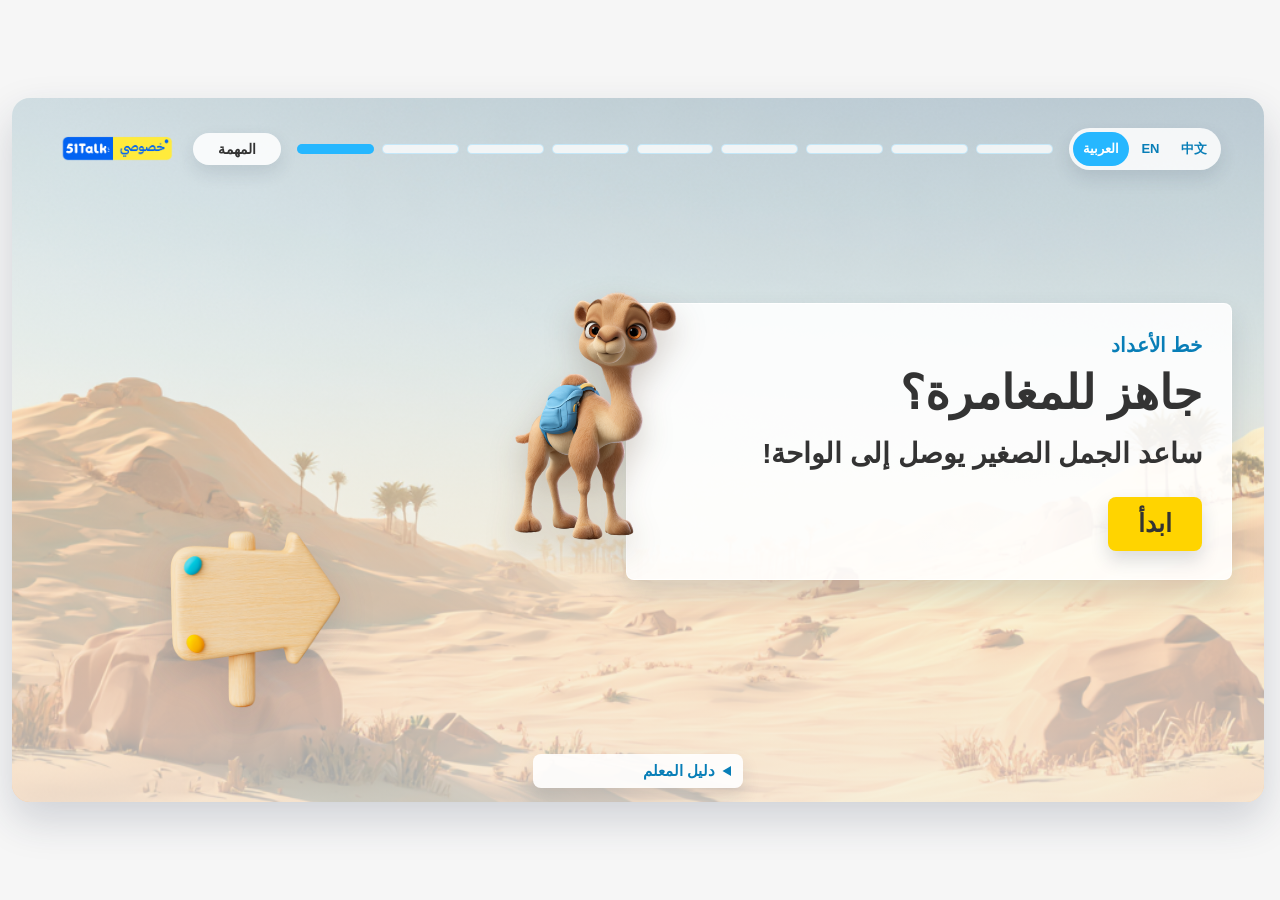
<file: index.html>
<!doctype html>
<html lang="ar" dir="rtl">
  <head>
    <meta charset="UTF-8" />
    <meta name="viewport" content="width=device-width, initial-scale=1.0" />
    <title>مغامرة خط الأعداد</title>
    <link rel="icon" href="data:," />
    <link rel="stylesheet" href="./src/styles.css" />
  </head>
  <body>
    <main id="app" aria-live="polite"></main>
    <script type="module" src="./src/app.js"></script>
  </body>
</html>
</file>
<file: src/styles.css>
:root {
  --blue: #26b7ff;
  --yellow: #ffd400;
  --yellow-bright: #fde700;
  --ink: #333333;
  --paper: #ffffff;
  --soft: #f6f6f6;
  --green: #39b76d;
  --orange: #ff9d2e;
  --shadow: 0 18px 42px rgba(31, 47, 72, 0.18);
  --space-1: 8px;
  --space-2: 16px;
  --space-3: 24px;
  --space-4: 32px;
  --space-6: 48px;
  --space-8: 64px;
  --top-zone: 9%;
  --equation-zone: 17%;
  --interaction-zone: 56%;
  --bottom-zone: 17%;
  --safe-margin: 3.4%;
  --radius-card: 8px;
  --character-normal: clamp(126px, 18vh, 174px);
  --character-numberline: clamp(122px, 17vh, 164px);
  --character-hero: clamp(210px, 31vh, 300px);
  --character-celebration: clamp(190px, 27vh, 270px);
  --equation-size: clamp(34px, 5.7vh, 60px);
}

* {
  box-sizing: border-box;
}

html,
body {
  width: 100%;
  height: 100%;
  margin: 0;
  overflow: hidden;
  background: var(--soft);
  color: var(--ink);
  font-family: "Geeza Pro", "Tahoma", "Arial", sans-serif;
}

button,
input {
  font: inherit;
}

button {
  cursor: pointer;
}

#app {
  width: 100vw;
  height: 100vh;
  display: grid;
  place-items: center;
  padding: min(2vh, 16px);
}

.lesson-shell {
  position: relative;
  width: min(calc(100vw - 28px), calc((100vh - 28px) * 16 / 9));
  aspect-ratio: 16 / 9;
  overflow: hidden;
  border-radius: 18px;
  background: var(--paper);
  box-shadow: var(--shadow);
  isolation: isolate;
}

.scene-bg {
  position: absolute;
  inset: 0;
  background-image: var(--bg);
  background-size: cover;
  background-position: center;
  transform: scale(1.01);
  z-index: 0;
}

.scene-bg::after {
  content: "";
  position: absolute;
  inset: 0;
  background: linear-gradient(180deg, rgba(255, 255, 255, 0.28), rgba(244, 251, 255, 0.68));
  z-index: 1;
}

.top-bar {
  position: absolute;
  inset: var(--space-3) var(--safe-margin) auto var(--safe-margin);
  display: grid;
  grid-template-columns: auto minmax(0, 1fr) auto;
  gap: var(--space-2);
  align-items: center;
  height: calc(var(--top-zone) - 10px);
  z-index: 10;
  direction: ltr;
}

.header-brand {
  grid-column: 1;
  grid-row: 1;
  display: flex;
  align-items: center;
  gap: 12px;
  min-width: 0;
}

[dir="rtl"] .header-brand .screen-label {
  direction: rtl;
}

.header-brand img {
  width: clamp(126px, 9.5vw, 182px);
  height: 52px;
  object-fit: contain;
  flex: 0 0 auto;
}

.progress {
  display: flex;
  gap: 8px;
  align-items: center;
  direction: ltr;
  min-width: 0;
  grid-column: 2;
  grid-row: 1;
}

.progress-dot {
  height: 10px;
  flex: 1;
  border-radius: 999px;
  background: rgba(255, 255, 255, 0.76);
  box-shadow: inset 0 0 0 1px rgba(38, 183, 255, 0.22);
}

.progress-dot.done {
  background: var(--yellow);
}

.progress-dot.current {
  background: var(--blue);
}

.screen-label {
  min-width: 88px;
  padding: 8px 11px;
  border-radius: 999px;
  background: rgba(255, 255, 255, 0.86);
  font-size: 14px;
  font-weight: 800;
  text-align: center;
  box-shadow: 0 8px 18px rgba(31, 47, 72, 0.12);
}

.language-switcher {
  display: inline-flex;
  align-items: center;
  gap: 2px;
  padding: 4px;
  border-radius: 999px;
  background: rgba(255, 255, 255, 0.84);
  box-shadow: 0 8px 18px rgba(31, 47, 72, 0.12);
  grid-column: 3;
  grid-row: 1;
}

.language-switcher button {
  min-height: 34px;
  border: 0;
  border-radius: 999px;
  padding: 6px 10px;
  background: transparent;
  color: #087eb7;
  font-size: 13px;
  font-weight: 900;
  box-shadow: none;
}

.language-switcher button.active {
  background: var(--blue);
  color: var(--paper);
}

.lesson-content {
  position: absolute;
  inset: calc(var(--top-zone) + var(--space-2)) var(--space-4) calc(var(--bottom-zone) - var(--space-3));
  display: grid;
  gap: var(--space-2);
  align-items: center;
  z-index: 4;
}

.welcome-grid {
  grid-template-columns: minmax(0, 42fr) minmax(0, 58fr);
  align-items: stretch;
  gap: 0;
  direction: ltr;
}

.mission-panel,
.question-card,
.result-card {
  background: rgba(255, 255, 255, 0.88);
  border: 1px solid rgba(255, 255, 255, 0.88);
  border-radius: var(--radius-card);
  box-shadow: 0 14px 28px rgba(31, 47, 72, 0.14);
}

.mission-panel {
  grid-column: 2;
  align-self: center;
  justify-self: end;
  width: min(660px, 88%);
  min-height: 36%;
  padding: clamp(24px, 3.2vh, 34px);
  padding-left: clamp(82px, 8vw, 118px);
  animation: missionPanelIn 620ms ease-out 1040ms both;
}

[dir="rtl"] .mission-panel {
  direction: rtl;
  text-align: right;
}

[dir="ltr"] .mission-panel {
  direction: ltr;
  text-align: left;
}

.mission-panel .primary-btn {
  min-width: 20%;
  width: fit-content;
  animation: startButtonIn 440ms ease-out 1500ms both;
}

.kicker {
  margin: 0 0 10px;
  color: #087eb7;
  font-weight: 900;
  font-size: 20px;
}

h1,
h2 {
  margin: 0;
  color: var(--ink);
  line-height: 1.15;
  letter-spacing: 0;
}

h1 {
  font-size: clamp(34px, 5.2vh, 56px);
}

h2 {
  font-size: clamp(28px, 4vh, 42px);
}

.student-prompt {
  margin: 14px 0 0;
  font-size: clamp(20px, 3.1vh, 30px);
  line-height: 1.35;
  font-weight: 800;
}

.primary-btn,
.secondary-btn,
.choice-card,
.move-btn,
.hint-btn {
  border: 0;
  border-radius: 8px;
  min-height: 54px;
  padding: 12px 24px;
  font-weight: 900;
  color: var(--ink);
  box-shadow: 0 9px 18px rgba(31, 47, 72, 0.16);
  transition: transform 160ms ease, box-shadow 160ms ease, opacity 160ms ease;
}

.primary-btn {
  margin-top: 24px;
  background: var(--yellow);
  font-size: 25px;
}

.secondary-btn,
.hint-btn {
  background: var(--paper);
  color: #087eb7;
}

.move-btn {
  background: var(--blue);
  color: var(--paper);
  min-width: 150px;
  font-size: 23px;
}

button:hover:not(:disabled),
.choice-card:hover {
  transform: translateY(-2px);
  box-shadow: 0 13px 24px rgba(31, 47, 72, 0.2);
}

button:disabled {
  cursor: not-allowed;
  opacity: 0.45;
}

.journey-art {
  grid-column: 1;
  position: relative;
  min-height: 100%;
  overflow: visible;
}

.journey-art .asset {
  position: absolute;
  object-fit: contain;
  filter: drop-shadow(0 12px 18px rgba(31, 47, 72, 0.18));
}

.asset.sign {
  width: clamp(180px, 27vh, 270px);
  left: 18%;
  right: auto;
  bottom: -4%;
  transform-origin: center bottom;
  animation: signRise 620ms cubic-bezier(.16,.9,.2,1) 820ms both;
  z-index: 7;
}

.welcome-grid .character-anchor {
  max-width: none;
  max-height: none;
  animation: introCamelArrive 760ms cubic-bezier(.16,.9,.2,1) 120ms both, introCamelBounce 720ms ease-in-out 900ms 1;
}

.character-anchor {
  position: absolute;
  width: var(--camel-size, 150px);
  height: var(--camel-size, 150px);
  max-width: 24%;
  max-height: 100%;
  padding: 4px;
  transform: translate(-50%, var(--base-y, -100%));
  transition: left 650ms cubic-bezier(.12,.88,.18,1), bottom 650ms cubic-bezier(.12,.88,.18,1), transform 250ms ease;
  z-index: 8;
  filter: drop-shadow(0 14px 16px rgba(70, 43, 16, 0.22));
}

.camel-image {
  width: 100%;
  height: 100%;
  object-fit: contain;
  display: block;
}

/* CamelCharacter normalizes the mixed source-asset orientations. */
.camel-image.camel-flipped {
  transform: scaleX(-1);
}

.character-motion-idle,
.character-state-neutral {
  animation: breathe 2.4s ease-in-out infinite;
}

.character-state-happy {
  animation: happyBounce 1050ms cubic-bezier(.12,.88,.18,1);
}

.character-state-thinking,
.character-motion-thinking {
  animation: thinkTilt 1.8s ease-in-out infinite;
}

.character-state-confused {
  animation: confusedShake 820ms ease-in-out;
}

.character-motion-hop,
.character-state-hop,
.character-state-walking {
  animation: travelHop 620ms cubic-bezier(.2,.9,.2,1);
}

.character-state-celebrate,
.character-motion-celebrate {
  animation: celebrate 900ms ease-in-out infinite;
}

.activity-layout {
  grid-template-rows: minmax(92px, 16%) minmax(0, 1fr) minmax(78px, 15%);
  overflow: visible;
}

.question-card {
  align-self: stretch;
  min-height: 0;
  padding: 14px var(--space-3);
  display: grid;
  grid-template-columns: minmax(170px, 0.72fr) minmax(260px, 1fr) auto;
  gap: var(--space-3);
  align-items: center;
  overflow: hidden;
}

.equation {
  direction: ltr;
  unicode-bidi: isolate;
  display: inline-flex;
  gap: 12px;
  align-items: center;
  justify-content: center;
  font-size: var(--equation-size);
  font-weight: 1000;
  color: #1f2f48;
  align-self: center;
  justify-self: center;
  min-width: 360px;
  min-height: 82px;
  padding: 0 var(--space-3);
}

.equation .blank {
  min-width: 72px;
  min-height: 64px;
  display: inline-grid;
  place-items: center;
  border: 4px dashed var(--blue);
  border-radius: 8px;
  background: rgba(255, 255, 255, 0.72);
}

.mini-assets {
  display: flex;
  gap: 8px;
  align-items: center;
}

.mini-assets img {
  width: 48px;
  height: 48px;
  object-fit: contain;
}

.mystery-card {
  width: 86px;
  height: 86px;
  object-fit: contain;
  filter: drop-shadow(0 10px 16px rgba(31, 47, 72, 0.16));
  animation: cardFloat 2.1s ease-in-out infinite;
}

.mystery-card.reveal {
  animation: cardReveal 700ms ease-out both;
}

.numberline-wrap {
  position: relative;
  align-self: stretch;
  min-height: 0;
  display: grid;
  align-items: end;
  width: 90%;
  justify-self: center;
  padding: var(--space-4) var(--space-3) var(--space-1);
  overflow: visible;
}

.number-line {
  position: relative;
  height: min(230px, 100%);
  direction: ltr;
  unicode-bidi: isolate;
}

.line-rail {
  position: absolute;
  left: 0;
  right: 0;
  bottom: 64px;
  height: 12px;
  border-radius: 999px;
  background: rgba(255, 255, 255, 0.82);
  box-shadow: inset 0 0 0 2px rgba(38, 183, 255, 0.24);
}

.step-trail {
  position: absolute;
  left: var(--trail-left, 0);
  width: var(--trail-width, 0);
  bottom: 66px;
  height: 8px;
  border-radius: 999px;
  background: var(--yellow);
  transition: left 420ms ease, width 420ms ease;
}

.step-arc {
  position: absolute;
  left: var(--arc-left);
  width: var(--arc-width);
  bottom: 82px;
  height: 94px;
  border-top: 5px solid rgba(255, 212, 0, 0.95);
  border-radius: 50% 50% 0 0;
  animation: arcDraw 620ms ease-out both;
  transform-origin: left bottom;
}

.landing-pop {
  position: absolute;
  bottom: 78px;
  transform: translateX(-50%);
  width: 42px;
  height: 18px;
  border-radius: 50%;
  background: radial-gradient(circle, rgba(255, 212, 0, 0.55), rgba(255, 212, 0, 0));
  animation: landingDust 680ms ease-out both;
  pointer-events: none;
}

.tick {
  position: absolute;
  bottom: 26px;
  transform: translateX(-50%);
  width: 64px;
  height: 92px;
  display: grid;
  justify-items: center;
  align-content: end;
  gap: 9px;
  padding: 0;
  border: 0;
  background: transparent;
  box-shadow: none;
  appearance: none;
  color: #1f2f48;
  font-size: 24px;
  font-weight: 900;
  overflow: visible;
}

.tick::before {
  content: "";
  width: 5px;
  height: 33px;
  border-radius: 999px;
  background: #1f2f48;
}

.tick.hidden-number .number-label {
  color: #087eb7;
  background: rgba(255, 255, 255, 0.94);
  border: 3px dashed rgba(38, 183, 255, 0.9);
  box-shadow: 0 7px 13px rgba(31, 47, 72, 0.14);
  border-radius: 8px;
  width: 52px;
  height: 42px;
  cursor: pointer;
}

.tick.blank-slot:hover .number-label,
.tick.blank-active .number-label {
  border-color: #087eb7;
  background: #e8f7ff;
  transform: translateY(-2px);
}

.tick.blank-slot:active .number-label {
  transform: translateY(1px) scale(0.97);
}

.tick.blank-complete .number-label {
  border: 3px solid var(--green);
  background: #eaf8ef;
}

.tick.clickable {
  cursor: pointer;
}

.tick.active .number-label,
.tick.landed .number-label {
  background: var(--yellow);
  color: var(--ink);
  transform: scale(1.1);
}

.tick.near .number-label {
  background: rgba(38, 183, 255, 0.18);
}

.tick.active::before,
.tick.landed::before {
  background: var(--blue);
}

.number-label {
  min-width: 48px;
  min-height: 34px;
  display: grid;
  place-items: center;
  border-radius: 8px;
  transition: transform 180ms ease, background 180ms ease;
  direction: ltr;
  unicode-bidi: isolate;
  white-space: nowrap;
}

.movement-badge {
  position: absolute;
  bottom: 142px;
  transform: translateX(-50%);
  min-width: 36px;
  height: 36px;
  display: grid;
  place-items: center;
  border-radius: 50%;
  background: var(--blue);
  color: white;
  font-weight: 900;
  box-shadow: 0 8px 14px rgba(31, 47, 72, 0.18);
  animation: badgePop 520ms ease-out both;
}

.controls-row {
  min-height: 0;
  display: flex;
  flex-direction: column;
  justify-content: center;
  align-items: center;
  gap: 8px;
  align-self: stretch;
  padding-bottom: var(--space-1);
}

.student-action-row {
  display: flex;
  justify-content: center;
  align-items: center;
  gap: 14px;
  min-height: 58px;
}

.step-progress {
  min-width: 70px;
  padding: 6px 10px;
  color: #1f2f48;
  font-size: 18px;
  font-weight: 900;
  text-align: center;
  direction: ltr;
  unicode-bidi: isolate;
}

.choice-card {
  width: clamp(94px, 8vw, 138px);
  min-width: 94px;
  height: clamp(58px, 8vh, 78px);
  min-height: 58px;
  display: grid;
  place-items: center;
  background: var(--paper);
  border: 2px solid rgba(38, 183, 255, 0.72);
  color: #1f2f48;
  font-size: 34px;
  direction: ltr;
  unicode-bidi: isolate;
  white-space: nowrap;
  cursor: pointer;
  box-shadow: 0 5px 11px rgba(31, 47, 72, 0.12);
}

.choice-card:hover:not(:disabled) {
  border-color: var(--blue);
}

.choice-card:active:not(:disabled) {
  transform: translateY(1px) scale(0.98);
  box-shadow: 0 4px 9px rgba(31, 47, 72, 0.16);
}

.choice-card:focus-visible {
  outline: 4px solid rgba(38, 183, 255, 0.3);
  outline-offset: 3px;
}

.choice-card.selected {
  border-color: #087eb7;
  box-shadow: 0 0 0 3px rgba(38, 183, 255, 0.2), 0 9px 18px rgba(31, 47, 72, 0.16);
}

.choice-card.correct,
.choice-card.selected.correct {
  border-color: var(--green);
  background: #eaf8ef;
  box-shadow: none;
}

.choice-card.selected:not(.correct) {
  border-color: var(--orange);
  background: #fff3e4;
}

.choice-card:disabled {
  cursor: default;
  opacity: 1;
}

.choice-card.choice-subdued {
  opacity: 0.22;
  border-color: transparent;
  background: rgba(255, 255, 255, 0.58);
  box-shadow: none;
}

.answer-slot {
  min-width: 112px;
  min-height: 82px;
  display: grid;
  place-items: center;
  border: 4px dashed var(--blue);
  border-radius: 8px;
  background: rgba(255, 255, 255, 0.76);
  direction: ltr;
  font-size: 38px;
  font-weight: 1000;
}

.feedback {
  width: min(720px, 88%);
  padding: 0 8px;
  background: transparent;
  box-shadow: none;
  font-size: 16px;
  font-weight: 900;
  line-height: 1.25;
  text-align: center;
}

.feedback.good {
  color: #167b3a;
}

.feedback.try {
  color: #9a5b00;
}

.teacher-cue {
  position: relative;
  width: min(460px, 44%);
  border-radius: 8px;
  background: rgba(255, 255, 255, 0.9);
  box-shadow: 0 9px 18px rgba(31, 47, 72, 0.12);
  z-index: 15;
  justify-self: center;
}

.teacher-cue summary {
  padding: 10px 14px;
  color: #087eb7;
  font-weight: 900;
  cursor: pointer;
}

.teacher-cue-body {
  padding: 0 14px 12px;
  font-size: 16px;
  line-height: 1.35;
}

.bottom-bar {
  position: absolute;
  left: 50%;
  right: auto;
  transform: translateX(-50%);
  bottom: 14px;
  min-height: 54px;
  display: flex;
  justify-content: center;
  align-items: end;
  gap: 12px;
  width: max-content;
  max-width: calc(100% - 48px);
  z-index: 16;
  direction: ltr;
}

.bottom-bar .primary-btn,
.bottom-bar .secondary-btn {
  margin: 0;
  width: 148px;
  min-width: 0;
  min-height: 52px;
  padding: 10px 20px;
  font-size: 18px;
}

.bottom-bar .nav-previous {
  order: 1;
}

.bottom-bar .nav-next {
  order: 3;
}

.bottom-bar .teacher-cue {
  order: 2;
  width: min(210px, 26vw);
}

.bottom-bar .teacher-cue summary {
  padding: 8px 12px;
  font-size: 15px;
}

[dir="rtl"] .bottom-bar .teacher-cue {
  direction: rtl;
}

.bottom-bar .nav-next:disabled {
  visibility: hidden;
}

.lesson-shell[data-screen="welcome"] .bottom-bar .nav-next {
  display: none;
}

.reward-layer {
  position: absolute;
  inset: 0;
  pointer-events: none;
  z-index: 6;
}

.reward-particle {
  position: absolute;
  left: 50%;
  top: 38%;
  width: 18px;
  height: 18px;
  border-radius: 50%;
  background: var(--yellow);
  color: var(--yellow);
  font-size: 20px;
  display: grid;
  place-items: center;
  transform: translate(-50%, -50%);
  animation: particleBurst 1020ms ease-out forwards;
}

.reward-final .reward-particle {
  animation-duration: 1250ms;
}

.particle-0 { --tx: -170px; --ty: -120px; background: var(--yellow); }
.particle-1 { --tx: -96px; --ty: -160px; background: var(--blue); }
.particle-2 { --tx: -20px; --ty: -135px; background: #ffffff; }
.particle-3 { --tx: 72px; --ty: -145px; background: var(--yellow-bright); }
.particle-4 { --tx: 134px; --ty: -90px; background: var(--blue); }
.particle-5 { --tx: 28px; --ty: -205px; background: #ffffff; }
.particle-6 { --tx: 180px; --ty: -158px; background: var(--yellow); }
.particle-7 { --tx: -145px; --ty: -45px; background: var(--blue); }

.hint-layer {
  position: absolute;
  inset: auto 50% 138px auto;
  transform: translateX(50%);
  min-width: 440px;
  padding: 13px 18px;
  border-radius: 8px;
  background: rgba(255, 250, 220, 0.96);
  color: #734900;
  text-align: center;
  font-size: 20px;
  font-weight: 900;
  box-shadow: 0 11px 20px rgba(31, 47, 72, 0.16);
  z-index: 14;
}

.result-card {
  width: 100%;
  max-height: 52vh;
  justify-self: center;
  padding: clamp(58px, 7.5vh, 76px) var(--space-3) clamp(30px, 4vh, 38px);
  overflow: hidden;
  animation: resultCardIn 520ms ease-out 440ms both;
}

.result-card h1 {
  font-size: clamp(34px, 5.1vh, 50px);
}

.result-card .student-prompt {
  margin-top: var(--space-1);
  font-size: clamp(17px, 2.4vh, 22px);
}

.result-card .kicker {
  margin-bottom: 6px;
  font-size: 16px;
}

.result-layout {
  grid-template-columns: 1fr;
  grid-template-rows: 1fr;
  gap: 0;
  justify-items: center;
  align-items: center;
}

.result-list {
  display: grid;
  grid-template-columns: repeat(2, minmax(0, 1fr));
  gap: 8px;
  margin: 20px 0 0;
  padding: 0;
  list-style: none;
}

.result-list li {
  display: flex;
  justify-content: space-between;
  gap: var(--space-2);
  padding: 7px 9px;
  border-radius: 8px;
  background: rgba(38, 183, 255, 0.1);
  font-size: 13px;
  font-weight: 800;
}

.asset-showcase,
.celebration-hero {
  position: relative;
  width: min(540px, 68%);
  height: 100%;
  min-height: 0;
  overflow: visible;
}

.asset-showcase img,
.final-trophy {
  position: absolute;
  object-fit: contain;
  filter: drop-shadow(0 14px 19px rgba(31, 47, 72, 0.17));
}

.final-trophy {
  position: absolute;
  left: 50%;
  top: 0;
  width: clamp(104px, 15vh, 154px);
  transform: translate(-50%, -42%);
  z-index: 3;
  animation: trophyPop 820ms cubic-bezier(.16,.9,.2,1) 160ms both;
}

.final-body {
  width: min(1120px, 78%);
  height: 100%;
  display: grid;
  grid-template-columns: minmax(180px, 0.34fr) minmax(520px, 1fr);
  gap: var(--space-3);
  align-items: center;
  justify-content: center;
}

[dir="rtl"] .final-body {
  grid-template-columns: minmax(520px, 1fr) minmax(180px, 0.34fr);
}

[dir="rtl"] .final-camel {
  grid-column: 2;
}

[dir="rtl"] .result-summary-zone {
  grid-column: 1;
}

.final-camel {
  position: relative;
  grid-column: 1;
  grid-row: 1;
  width: 100%;
  height: clamp(190px, 29vh, 280px);
  justify-self: center;
  overflow: visible;
}

.final-camel .character-anchor {
  max-width: none;
  max-height: none;
  animation: celebrateJump 1750ms cubic-bezier(.16,.9,.2,1) 260ms 2 both;
}

.result-summary-zone {
  display: grid;
  grid-column: 2;
  grid-row: 1;
  place-items: center;
  width: 100%;
  position: relative;
}

@keyframes breathe {
  50% { transform: translate(-50%, calc(var(--base-y, -100%) - 16px)) scale(1.045); }
}

@keyframes happyBounce {
  38% { transform: translate(-50%, calc(var(--base-y, -100%) - 72px)) scale(1.12); }
  68% { transform: translate(-50%, calc(var(--base-y, -100%) + 14px)) scale(0.95); }
  100% { transform: translate(-50%, var(--base-y, -100%)) scale(1); }
}

@keyframes thinkTilt {
  50% { transform: translate(-50%, calc(var(--base-y, -100%) - 18px)) rotate(7deg); }
}

@keyframes confusedShake {
  18% { transform: translate(-60%, var(--base-y, -100%)) rotate(-6deg); }
  36% { transform: translate(-40%, var(--base-y, -100%)) rotate(6deg); }
  58% { transform: translate(-58%, var(--base-y, -100%)) rotate(-5deg); }
  78% { transform: translate(-44%, var(--base-y, -100%)) rotate(4deg); }
}

@keyframes arcHop {
  45% { transform: translate(-50%, calc(var(--base-y, -100%) - var(--hop-lift, 72px))) scale(1.06); }
  100% { transform: translate(-50%, var(--base-y, -100%)); }
}

@keyframes travelHop {
  0% {
    left: var(--from-left);
    transform: translate(-50%, var(--base-y, -100%)) scale(1);
  }
  48% {
    transform: translate(-50%, calc(var(--base-y, -100%) - var(--hop-lift, 96px))) rotate(7deg) scale(1);
  }
  78% {
    transform: translate(-50%, calc(var(--base-y, -100%) + 16px)) rotate(-4deg) scale(1);
  }
  100% {
    left: var(--to-left);
    transform: translate(-50%, var(--base-y, -100%)) scale(1);
  }
}

@keyframes celebrate {
  0% { opacity: 0; left: var(--from-left); transform: translate(-50%, var(--base-y, -100%)) scale(0.84); }
  34% { opacity: 1; left: var(--to-left); transform: translate(-50%, var(--base-y, -100%)) scale(1); }
  62% { transform: translate(-50%, calc(var(--base-y, -100%) - 58px)) rotate(7deg) scale(1.12); }
  82% { transform: translate(-50%, calc(var(--base-y, -100%) + 12px)) scale(0.96); }
  100% { opacity: 1; transform: translate(-50%, var(--base-y, -100%)) scale(1); }
}

@keyframes float {
  50% { transform: translateY(-10px); }
}

@keyframes arcDraw {
  0% { opacity: 0; transform: scaleX(0.15) translateY(8px); }
  100% { opacity: 1; transform: scaleX(1) translateY(0); }
}

@keyframes badgePop {
  0% { opacity: 0; transform: translateX(-50%) scale(0.45); }
  70% { opacity: 1; transform: translateX(-50%) scale(1.1); }
  100% { opacity: 1; transform: translateX(-50%) scale(1); }
}

@keyframes particleBurst {
  0% { opacity: 0; transform: translate(-50%, -50%) scale(0.4); }
  18% { opacity: 1; }
  100% { opacity: 0; transform: translate(calc(-50% + var(--tx)), calc(-50% + var(--ty))) scale(1.1) rotate(24deg); }
}

@keyframes landingDust {
  0% { opacity: 0; transform: translateX(-50%) scale(0.35); }
  35% { opacity: 0.95; transform: translateX(-50%) scale(1.2); }
  100% { opacity: 0; transform: translateX(-50%) scale(1.8); }
}

@keyframes prizeIn {
  0% { opacity: 0; transform: translateY(24px) scale(0.72); }
  70% { opacity: 1; transform: translateY(-6px) scale(1.06); }
  100% { opacity: 1; transform: translateY(0) scale(1); }
}

@keyframes prizeInLeft {
  0% { opacity: 0; transform: translate(-34px, 24px) scale(0.72); }
  72% { opacity: 1; transform: translate(4px, -6px) scale(1.06); }
  100% { opacity: 1; transform: translate(0, 0) scale(1); }
}

@keyframes prizeInRight {
  0% { opacity: 0; transform: translate(34px, 24px) scale(0.72); }
  72% { opacity: 1; transform: translate(-4px, -6px) scale(1.06); }
  100% { opacity: 1; transform: translate(0, 0) scale(1); }
}

@keyframes trophyPop {
  0% { opacity: 0; transform: translate(-50%, -24%) scale(0.7); }
  62% { opacity: 1; transform: translate(-50%, -50%) scale(1.08); }
  100% { opacity: 1; transform: translate(-50%, -42%) scale(1); }
}

@keyframes celebrateJump {
  0% { opacity: 0; transform: translate(-50%, calc(var(--base-y, -100%) + 22px)) scale(0.96); }
  18% { opacity: 1; transform: translate(-50%, var(--base-y, -100%)) scale(1); }
  48% { opacity: 1; transform: translate(-50%, calc(var(--base-y, -100%) - 92px)) rotate(6deg) scale(1.06); }
  70% { opacity: 1; transform: translate(-50%, calc(var(--base-y, -100%) + 10px)) rotate(-3deg) scale(0.98); }
  84% { opacity: 1; transform: translate(-50%, calc(var(--base-y, -100%) - 22px)) scale(1.02); }
  100% { opacity: 1; transform: translate(-50%, var(--base-y, -100%)) scale(1); }
}

@keyframes introCamelArrive {
  0% { opacity: 0; transform: translate(calc(-50% - 78px), var(--base-y, -100%)) scale(0.98); }
  100% { opacity: 1; transform: translate(-50%, var(--base-y, -100%)) scale(1); }
}

@keyframes introCamelBounce {
  0%, 100% { transform: translate(-50%, var(--base-y, -100%)) scale(1); }
  46% { transform: translate(-50%, calc(var(--base-y, -100%) - 18px)) scale(1.035); }
  72% { transform: translate(-50%, calc(var(--base-y, -100%) + 5px)) scale(0.99); }
}

@keyframes signRise {
  0% { opacity: 0; transform: translateY(34px) scale(0.92); }
  72% { opacity: 1; transform: translateY(-4px) scale(1.02); }
  100% { opacity: 1; transform: translateY(0) scale(1); }
}

@keyframes missionPanelIn {
  0% { opacity: 0; transform: translateX(30px); }
  100% { opacity: 1; transform: translateX(0); }
}

@keyframes startButtonIn {
  0% { opacity: 0; transform: translateY(14px) scale(0.98); }
  100% { opacity: 1; transform: translateY(0) scale(1); }
}

@keyframes resultCardIn {
  0% { opacity: 0; transform: translateX(-22px); }
  100% { opacity: 1; transform: translateX(0); }
}

@keyframes cardFloat {
  50% { transform: translateY(-6px); }
}

@keyframes cardReveal {
  0% { opacity: 1; transform: translateY(0) rotate(0deg) scale(1); }
  100% { opacity: 0; transform: translateY(-34px) rotate(-8deg) scale(0.82); }
}

.asset-debug {
  width: min(1180px, calc(100vw - 32px));
  max-height: calc(100vh - 32px);
  overflow: auto;
  padding: 24px;
  border-radius: 12px;
  background: white;
  box-shadow: var(--shadow);
  direction: ltr;
}

.direction-debug {
  width: min(1180px, calc(100vw - 32px));
  padding: 24px;
  border-radius: 12px;
  background: white;
  box-shadow: var(--shadow);
  direction: ltr;
}

.direction-grid {
  display: grid;
  grid-template-columns: repeat(4, minmax(180px, 1fr));
  gap: 16px;
  margin-top: 20px;
}

.direction-case {
  min-height: 250px;
  padding: 16px;
  border: 2px solid rgba(38, 183, 255, 0.35);
  border-radius: 8px;
  text-align: center;
}

.direction-case h2 {
  font-size: 24px;
}

.direction-case strong {
  color: #087eb7;
}

.direction-camel {
  position: relative;
  height: 190px;
}

.asset-debug h1 {
  font-size: 34px;
  margin-bottom: 8px;
}

.asset-grid {
  display: grid;
  grid-template-columns: repeat(4, minmax(160px, 1fr));
  gap: 16px;
  margin-top: 20px;
}

.asset-tile {
  min-height: 220px;
  border-radius: 8px;
  background: #f6f6f6;
  padding: 14px;
  display: grid;
  align-content: start;
  gap: 10px;
}

.asset-tile h2 {
  font-size: 18px;
}

.asset-tile img {
  width: 100%;
  aspect-ratio: 1;
  object-fit: contain;
}

.asset-missing {
  min-height: 148px;
  display: grid;
  place-items: center;
  border: 2px dashed rgba(8, 126, 183, 0.45);
  border-radius: 8px;
  color: #7a4f00;
  text-align: center;
  font-weight: 900;
}

@media (max-aspect-ratio: 16 / 9) {
  .lesson-shell {
    width: calc(100vw - 28px);
  }
}

@media (max-width: 850px) {
  .lesson-content {
    inset: 66px 20px 76px;
  }

  .result-layout {
    grid-template-columns: 1fr 1fr;
  }

  .welcome-grid {
    grid-template-columns: repeat(12, minmax(0, 1fr));
  }

  .mission-panel {
    grid-column: 7 / 13;
    padding: 20px;
  }

  .question-card {
    grid-template-columns: 1fr;
    text-align: center;
    gap: 10px;
  }

  .teacher-cue {
    width: 100%;
  }

  .header-brand img {
    width: 118px;
  }

  .screen-label {
    display: none;
  }
}
</file>
